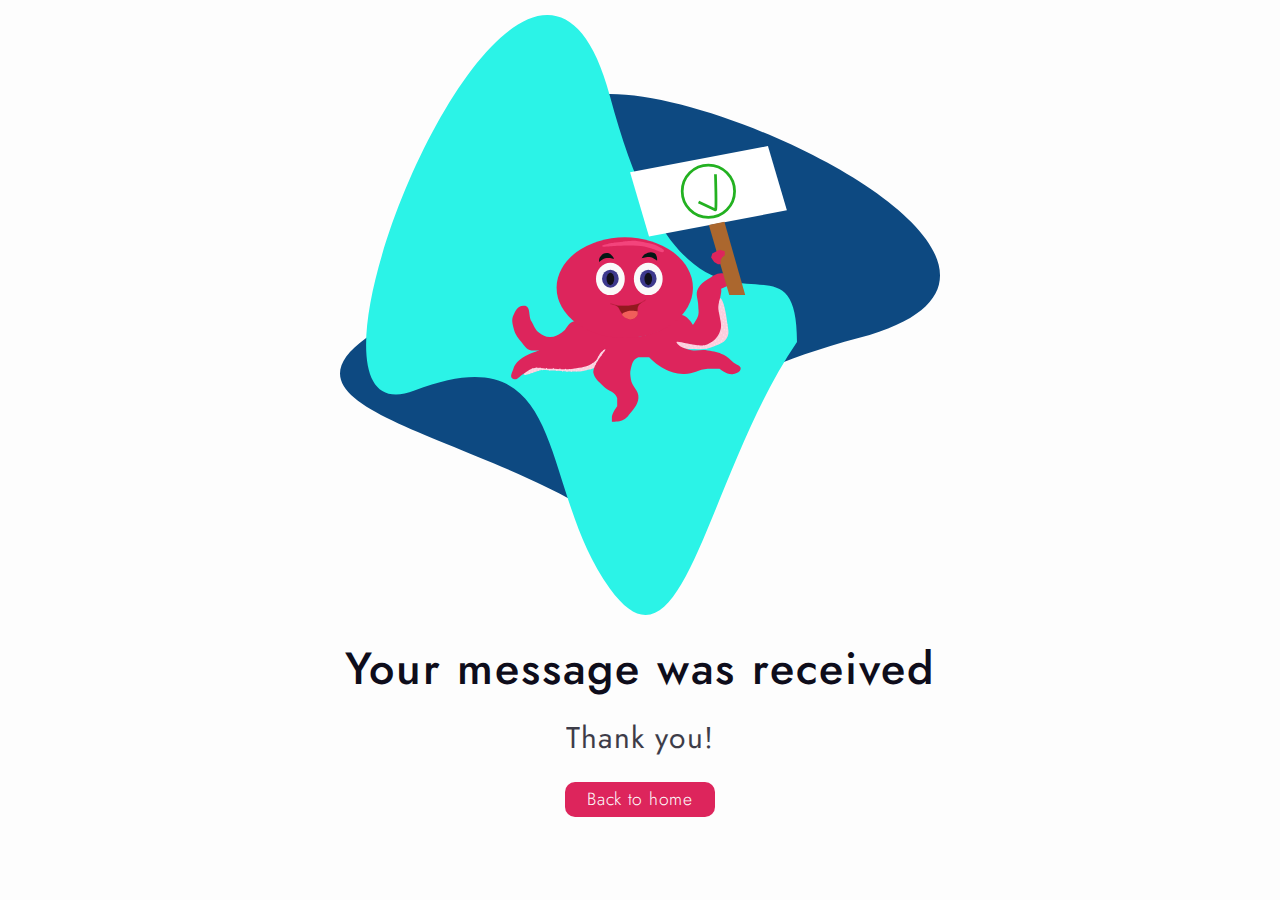
<file: success.html>
<!DOCTYPE html>
<html lang="en">
<head>
    <meta charset="UTF-8">
    <meta name="viewport" content="width=device-width, initial-scale=1.0">

    <link rel="stylesheet" href="css/style.css">

    <link rel="preconnect" href="https://fonts.gstatic.com">
    <link href="https://fonts.googleapis.com/css2?family=Jost:wght@100;200;300;400;500;600;700;800;900&display=swap" rel="stylesheet">

    <!-- font-family: 'Jost', sans-serif; -->

    <link rel="index" href="index.html">

    <title>Success page</title>

</head>
    <body class="successGridContainer">
        <img src="assets/success/octopus-2.svg" alt="Friendly octopus" class="octopus">
        <div class="successTextWrapper">
            <span class="successMessage successFont">Your message was received</span>
            <span class="thanksMessage thanksFont">Thank you!</span>
            <a href="index.html">
                <button class="homeBtn homeBtnFont">Back to home</button>
            </a>
        </div>
    </body>
</html>
</file>
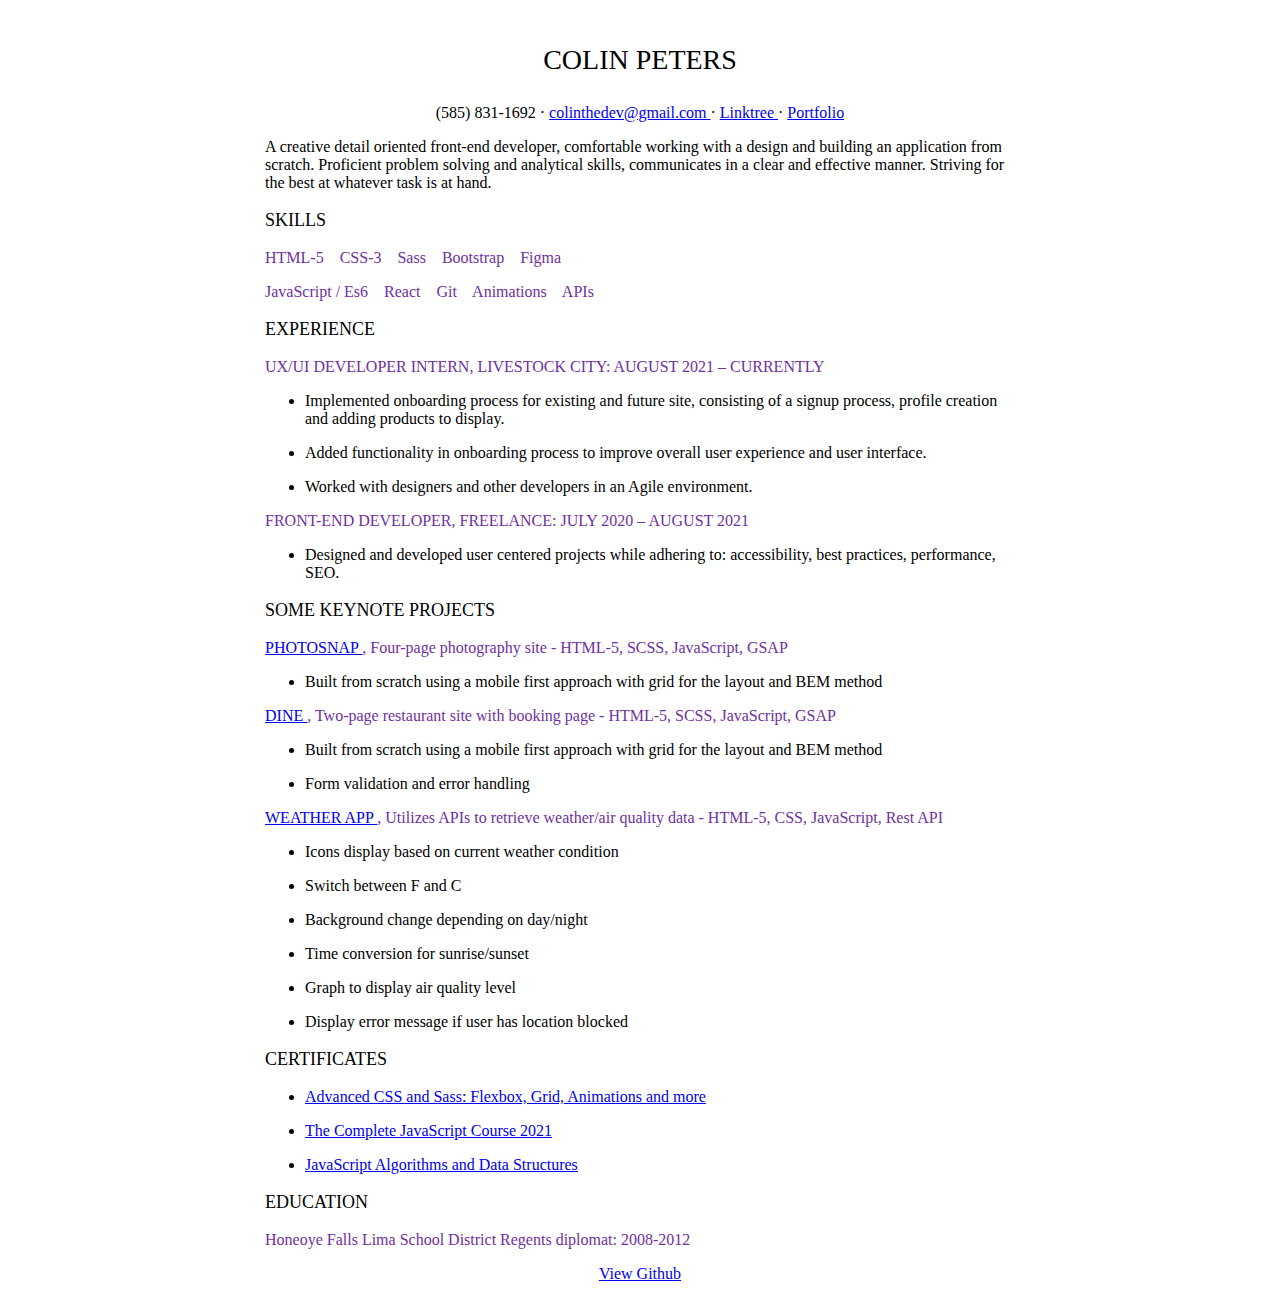
<file: Resume/Colin-Peters-Resume.html>
<!DOCTYPE html>
<html lang="en">
<head>
    <meta charset="UTF-8">
    <meta name="viewport" content="width=device-width, initial-scale=1.0">
    <title>Document</title>
</head>
<body style="max-width: 750px; margin: auto; padding:1rem;">
    <div>
        <p style="font-size: 28px; text-align: center;">
            COLIN PETERS
        </p>
    </div>
    <div>
        <p style=" text-align: center;">
            (585) 831-1692 ·
            <a href="mailto:colinthedev@gmail.com" target="_blank" rel="noreferrer noopener">
                colinthedev@gmail.com
            </a>
            ·
            <a href="https://linktr.ee/colinthedev" target="_blank" rel="noreferrer noopener">
                Linktree
            </a>
            ·
            <a href="https://www.colinpetersthedev.com/" target="_blank" rel="noreferrer noopener">
                Portfolio
            </a>
        </p>
    </div>
    <div>
        <p>
            A creative detail oriented front-end developer, comfortable working
            with a design and building an application from scratch. Proficient
            problem solving and analytical skills, communicates in a clear and
            effective manner. Striving for the best at whatever task is at hand.
        </p>
    </div>
    <div>
        <p style="font-size: 18px;">
            SKILLS
        </p>
    </div>
    <div>
        <p style="color: #7030a0">
            HTML-5 &nbsp;&nbsp;  CSS-3 &nbsp;&nbsp;  Sass &nbsp;&nbsp;  Bootstrap &nbsp;&nbsp;  Figma
        </p>
    </div>
    <div>
        <div>
            <p style="color: #7030a0">
                JavaScript / Es6 &nbsp;&nbsp; React &nbsp;&nbsp; Git &nbsp;&nbsp; Animations &nbsp;&nbsp; APIs
            </p>
        </div>
        <div>
            <p style="font-size: 18px;">
                EXPERIENCE
            </p>
        </div>
        <div>
            <p style="color: #7030a0">
                UX/UI DEVELOPER INTERN, LIVESTOCK CITY: AUGUST 2021 – CURRENTLY
            </p>
        </div>
        <div>
            <ul>
                <li>
                    <p>
                        Implemented onboarding process for existing and future
                        site, consisting of a signup process, profile creation and
                        adding products to display.
                    </p>
                </li>
                <li>
                    <p>
                        Added functionality in onboarding process to improve
                        overall user experience and user interface.
                    </p>
                </li>
            </ul>
        </div>
    </div>
    <div>
        <div>
            <ul>
                <li>
                    <p>
                        Worked with designers and other developers in an Agile
                        environment.
                    </p>
                </li>
            </ul>
        </div>
        <div>
            <p style="color: #7030a0">
                FRONT-END DEVELOPER, FREELANCE: JULY 2020 – AUGUST 2021
            </p>
        </div>
        <div>
            <ul>
                <li>
                    <p>
                        Designed and developed user centered projects while
                        adhering to: accessibility, best practices, performance,
                        SEO.
                    </p>
                </li>
            </ul>
        </div>
        <div>
            <p style="font-size: 18px;">
                SOME KEYNOTE PROJECTS
            </p>
        </div>
        <div>
            <p style="color: #7030a0">
                <a href="https://colinthedev.github.io/Photography_Challenge/" target="_blank" rel="noreferrer noopener">
                    PHOTOSNAP
                </a>
                , Four-page photography site - HTML-5, SCSS, JavaScript, GSAP
            </p>
        </div>
    </div>
    <div>
        <div>
            <ul>
                <li>
                    <p>
                        Built from scratch using a mobile first approach with grid
                        for the layout and BEM method
                    </p>
                </li>
            </ul>
        </div>
        <div>
        </div>
        <div>
            <p style="color: #7030a0">
                <a href="https://colinthedev.github.io/sleek-rest-website/" target="_blank" rel="noreferrer noopener">
                    DINE
                </a>
                , Two-page restaurant site with booking page - HTML-5, SCSS,
                JavaScript, GSAP
            </p>
        </div>
        <div>
            <ul>
                <li>
                    <p>
                        Built from scratch using a mobile first approach with grid
                        for the layout and BEM method
                    </p>
                </li>
                <li>
                    <p>
                        Form validation and error handling
                    </p>
                </li>
            </ul>
        </div>
    </div>
    <div>
        <div>
        </div>
        <div>
            <p style="color: #7030a0">
                <a href="https://colinthedev.github.io/9999th-weather-app/" target="_blank" rel="noreferrer noopener">
                    WEATHER APP
                </a>
                , Utilizes APIs to retrieve weather/air quality data - HTML-5, CSS,
                JavaScript, Rest API
            </p>
        </div>
        <div>
            <ul>
                <li>
                    <p>
                        Icons display based on current weather condition
                    </p>
                </li>
                <li>
                    <p>
                        Switch between F and C
                    </p>
                </li>
                <li>
                    <p>
                        Background change depending on day/night
                    </p>
                </li>
            </ul>
        </div>
    </div>
    <div>
        <div>
            <ul>
                <li>
                    <p>
                        Time conversion for sunrise/sunset
                    </p>
                </li>
                <li>
                    <p>
                        Graph to display air quality level
                    </p>
                </li>
                <li>
                    <p>
                        Display error message if user has location blocked
                    </p>
                </li>
            </ul>
        </div>
        <div>
        </div>
        <div>
            <p style="font-size: 18px;">
                CERTIFICATES
            </p>
        </div>
    </div>
    <div>
        <div>
            <ul>
                <li>
                    <p>
                        <a href="https://udemy-certificate.s3.amazonaws.com/pdf/UC-2c3fd5d2-7fe6-4b62-b062-c5ec8d12409d.pdf"
                            target="_blank" rel="noreferrer noopener">
                            Advanced CSS and Sass: Flexbox, Grid, Animations and
                            more
                        </a>
                    </p>
                </li>
                <li>
                    <p>
                        <a href="https://udemy-certificate.s3.amazonaws.com/pdf/UC-cc3a78d5-894f-4d7e-82a6-22afabec336f.pdf"
                            target="_blank" rel="noreferrer noopener">
                            The Complete JavaScript Course 2021
                        </a>
                    </p>
                </li>
                <li>
                    <p>
                        <a href="https://www.freecodecamp.org/certification/colinthedev/javascript-algorithms-and-data-structures"
                            target="_blank" rel="noreferrer noopener">
                            JavaScript Algorithms and Data Structures
                        </a>
                    </p>
                </li>
            </ul>
        </div>
        <div>
        </div>
        <div>
            <p style="font-size: 18px;">
                EDUCATION
            </p>
        </div>
    </div>
    <div>
        <p style="color: #7030a0">
            Honeoye Falls Lima School District Regents diplomat: 2008-2012
        </p>
    </div>
    <div>
    </div>
    <div>
        <p style=" text-align: center;">
            <a href="https://github.com/colinthedev" target="_blank" rel="noreferrer noopener">
                View Github
            </a>
        </p>
    </div>
</body>
</html>
</file>
<file: css/style.css>
:root {
  --color-background-white: #FDFDFD;
  --color-background-black: #090909;
  --color-background-drkblue: #0E0D1B;
  --color-background-radial-blk-mobile: radial-gradient(76% 76% at 25% 65%, #080808e3 28%, #1b1b1be3 87%, #181818 100%, #090909 100%), #090909;
  --color-background-radial-blue: radial-gradient(56% 66% at 2% 10%, #0a0a0e 28%, #13111d 87%, #131323 100%, #0e0d1b 100%), #0e0d1b;
  --color-background-skills: linear-gradient(181.12deg, #0E0D1B 27.4%, #0e0d1b 27%, #0E0D1B 75.71%);
  --color-background-green: #DDEA53;
  --color-background-blue: #1688f1;
  --color-text-white: #FDFDFD;
  --color-text-grey: #CDCDCD;
  --color-text-black: #0E0D1B;
  --color-background-darkblue: #0E0D1B;
  --color-background-btnwhite: #FDFDFD;
  --color-text-btnwhite: #FDFDFD;
  --color-text-btnblack: #0E0D1B; }

.margin2rem {
  margin-bottom: 2rem; }

.margin5rem {
  margin-right: 5rem; }

.active {
  transition: transform .15s ease-out; }

.active:active {
  transform: scale(0.95); }

.lineContainer {
  display: flex;
  justify-content: center;
  align-items: center;
  grid-row: 2 / 3;
  grid-column: 1 / 2; }
  .lineContainer__line {
    display: block;
    height: 19.5rem;
    margin-bottom: 6.5rem;
    border: 1.9px solid rgba(255, 255, 255, 0.5); }

.githubLink {
  cursor: pointer; }

.linked-inLink {
  cursor: pointer;
  min-height: 32px; }

.linked-inLink,
.githubLink {
  transition: transform .25s ease-out; }

.githubLink:hover,
.linked-inLink:hover,
.githubLink:focus,
.linked-inLink:focus {
  transform: rotate(15deg);
  filter: brightness(150%); }

.githubLink:active,
.linked-inLink:active {
  transform: scale(0.95);
  transform: rotate(-360deg); }

.emailWrapperMobile {
  display: none; }

.emailRe-direct,
.linked-in,
.resumeLink {
  display: inline;
  position: relative;
  cursor: pointer;
  overflow: hidden;
  transition: transform .25s ease-out; }

.emailRe-direct:after,
.linked-in:after,
.resumeLink:after {
  content: "";
  position: absolute;
  left: 0;
  right: 100%;
  bottom: 2px;
  background: #DDEA53;
  height: 1px;
  transition-property: left right;
  transition-duration: .75s;
  transition-timing-function: ease-in-out;
  z-index: 100; }

.emailRe-direct:hover:after,
.emailRe-direct:focus:after,
.emailRe-direct:active:after {
  right: 0; }

.linked-in:hover:after,
.linked-in:focus:after,
.linked-in:active:after {
  right: 0; }

.resumeLink:hover:after,
.resumeLink:focus:after,
.resumeLink:active:after {
  right: 0; }

.projectsWrapper {
  min-height: 450px;
  min-width: 585px;
  transition: all ease-in-out .75s; }

.projectsWrapper:hover {
  transform: scale(1.15);
  z-index: 100; }

.projectsWrapper:nth-child(2) {
  margin-left: 4rem;
  margin-right: 4rem; }

.projectsWrapper:nth-child(3) {
  margin-right: 4rem; }

.projectsWrapper > img {
  margin-right: 4rem; }

.dine,
.photosnap,
.nike,
.weather {
  filter: saturate(135%);
  max-height: 450px;
  max-width: 585px;
  display: block; }

.photosnap.active,
.dine.active,
.nike.active,
.weather.active {
  display: none; }

.hoverLine,
.flexWrapperRow {
  display: none; }

.flexWrapperRow > a:nth-child(1) {
  margin-right: 3rem; }

.photosnapBackground.active {
  background: #DDEA53;
  background: to right, #090909 0%, #DDEA53 100%;
  background: linear-gradient(to right, #090909 0%, #DDEA53 100%);
  background: -webkit-linear-gradient(to right, #090909 0%, #DDEA53 100%);
  background: -moz-linear-gradient(to right, #090909 0%, #DDEA53 100%);
  background-size: 200% 100%;
  background-position: left bottom;
  transition: all ease-in-out .80s; }

.photosnapBackground.active:hover {
  background-position: right bottom; }

.projectTitlePhotosnap.active {
  position: absolute;
  top: 20rem;
  z-index: 500;
  right: 6rem; }

.hoverLinePhotosnap.active {
  display: block;
  height: .15rem;
  width: 25rem;
  background-color: #ffffff;
  z-index: 500;
  position: absolute;
  top: 24.15rem;
  right: -2rem;
  opacity: 1; }

.flexWrapperRowPhotosnap.active {
  display: flex;
  flex-direction: row;
  justify-content: center;
  z-index: 500;
  margin-top: 35rem; }

.dineBackground.active {
  background: #1688f1;
  background: to right, #090909 0%, #1688f1 100%;
  background: linear-gradient(to right, #090909 0%, #1688f1 100%);
  background: -webkit-linear-gradient(to right, #090909 0%, #1688f1 100%);
  background: -moz-linear-gradient(to right, #090909 0%, #1688f1 100%);
  background-size: 200% 100%;
  background-position: left bottom;
  transition: all ease-in-out .80s; }

.dineBackground.active:hover {
  background-position: right bottom; }

.projectTitleDine.active {
  position: absolute;
  top: 20rem;
  z-index: 500;
  right: 16rem; }

.hoverLineDine.active {
  display: block;
  height: .15rem;
  width: 25rem;
  background-color: #ffffff;
  z-index: 500;
  position: absolute;
  top: 24.15rem;
  right: -2rem; }

.flexWrapperRowDine.active {
  display: flex;
  flex-direction: row;
  justify-content: center;
  z-index: 500;
  margin-top: 35rem; }

.nikeBackground.active {
  background: #f20d89;
  background: to right, #090909 0%, #f20d89 100%;
  background: linear-gradient(to right, #090909 0%, #f20d89 100%);
  background: -webkit-linear-gradient(to right, #090909 0%, #f20d89 100%);
  background: -moz-linear-gradient(to right, #090909 0%, #f20d89 100%);
  background-size: 200% 100%;
  background-position: left bottom;
  transition: all ease-in-out .80s; }

.nikeBackground.active:hover {
  background-position: right bottom; }

.projectTitleNike.active {
  position: absolute;
  top: 20rem;
  z-index: 500;
  right: 16rem; }

.hoverLineNike.active {
  display: block;
  height: .15rem;
  width: 25rem;
  background-color: #ffffff;
  z-index: 500;
  position: absolute;
  top: 24.15rem;
  right: -2rem; }

.flexWrapperRowNike.active {
  display: flex;
  flex-direction: row;
  justify-content: center;
  z-index: 500;
  margin-top: 35rem; }

.weatherBackground.active {
  background: #f20d89;
  background: to right, #6c2dbd 0%, #35209b 100%;
  background: linear-gradient(to right, #6c2dbd 0%, #35209b 100%);
  background: -webkit-linear-gradient(to right, #6c2dbd 0%, #35209b 100%);
  background: -moz-linear-gradient(to right, #6c2dbd 0%, #35209b 100%);
  background-size: 200% 100%;
  background-position: left bottom;
  transition: all ease-in-out .80s; }

.weatherBackground.active:hover {
  background-position: right bottom; }

.projectTitleWeather.active {
  position: absolute;
  top: 20rem;
  z-index: 500;
  right: 12rem; }

.hoverLineWeather.active {
  display: block;
  height: .15rem;
  width: 25rem;
  background-color: #ffffff;
  z-index: 500;
  position: absolute;
  top: 24.15rem;
  right: -2rem; }

.flexWrapperRowWeather.active {
  display: flex;
  flex-direction: row;
  justify-content: center;
  z-index: 500;
  margin-top: 35rem; }

.sliderBtnsWrap {
  grid-row: 3 / 4;
  grid-column: 11 / -1;
  display: grid;
  grid-template-columns: [full-start] repeat(21, [col-start] minmax(4.4rem, 4.6rem) [col-end]) [full-end];
  grid-template-rows: minmax(auto, 10vh); }

.sliderBtns {
  display: flex;
  flex-direction: row;
  justify-content: space-around;
  align-items: center;
  width: 28rem;
  grid-column: 13 / 20;
  margin-left: 3.5rem; }
  .sliderBtns__btn {
    cursor: pointer;
    height: 25px;
    width: 25px;
    background: #fdfdfd;
    border-radius: 50%;
    transition: opacity 0.5s ease;
    font-family: 'Roboto', sans-serif;
    font-weight: 400;
    background: var(--color-background-btnwhite);
    font-size: 2rem; }

.sliderBtns__btn:hover {
  opacity: 50%; }

.btnWrapper {
  position: relative;
  width: 11rem;
  margin: 0 auto 0 auto;
  margin-top: 5rem;
  z-index: 1; }
  .btnWrapper__btn {
    cursor: pointer;
    display: block;
    height: 3.5rem;
    width: 11rem;
    background: var(--color-background-darkblue);
    z-index: 1; }

.btnWrapper__btn:after {
  display: block;
  position: absolute;
  top: .36rem;
  left: .5rem;
  content: '';
  background: #1688f1;
  height: 3.5rem;
  width: 11rem;
  z-index: -1; }

.btnWrapper__btn:hover {
  transform: scale(0.95); }

.btnWrapper__btn:active,
.btnWrapper__btn:focus {
  transform: scale(0.9); }

button::-moz-focus-inner,
input::-moz-focus-inner {
  border: 0;
  padding: 0; }

* {
  margin: 0;
  padding: 0;
  outline: none;
  box-shadow: none;
  background: none repeat scroll 0 0 transparent;
  border: medium none;
  border-spacing: 0;
  list-style: none outside none;
  text-decoration: none; }

*,
*::before,
*::after {
  box-sizing: inherit; }

a {
  text-decoration: none; }

html {
  box-sizing: border-box;
  font-size: 62.5%;
  height: 100vh;
  width: 100vw;
  overflow-x: hidden;
  scroll-behavior: smooth; }

#clearfix::after {
  content: "";
  clear: both;
  display: table; }

/*! normalize.css v8.0.1 | MIT License | github.com/necolas/normalize.css */
/* Document
   ========================================================================== */
/**
 * 1. Correct the line height in all browsers.
 * 2. Prevent adjustments of font size after orientation changes in iOS.
 */
html {
  line-height: 1.15;
  /* 1 */
  -webkit-text-size-adjust: 100%;
  /* 2 */ }

/* Sections
   ========================================================================== */
/**
 * Remove the margin in all browsers.
 */
body {
  margin: 0; }

/**
 * Render the `main` element consistently in IE.
 */
main {
  display: block; }

/**
 * Correct the font size and margin on `h1` elements within `section` and
 * `article` contexts in Chrome, Firefox, and Safari.
 */
h1 {
  font-size: 2em; }

/* Grouping content
   ========================================================================== */
/**
 * 1. Add the correct box sizing in Firefox.
 * 2. Show the overflow in Edge and IE.
 */
hr {
  box-sizing: content-box;
  /* 1 */
  height: 0;
  /* 1 */
  overflow: visible;
  /* 2 */ }

/**
 * 1. Correct the inheritance and scaling of font size in all browsers.
 * 2. Correct the odd `em` font sizing in all browsers.
 */
pre {
  font-family: monospace, monospace;
  /* 1 */
  font-size: 1em;
  /* 2 */ }

/* Text-level semantics
   ========================================================================== */
/**
 * Remove the gray background on active links in IE 10.
 */
a {
  background-color: transparent; }

/**
 * 1. Remove the bottom border in Chrome 57-
 * 2. Add the correct text decoration in Chrome, Edge, IE, Opera, and Safari.
 */
abbr[title] {
  border-bottom: none;
  /* 1 */
  text-decoration: underline;
  /* 2 */
  text-decoration: underline dotted;
  /* 2 */ }

/**
 * Add the correct font weight in Chrome, Edge, and Safari.
 */
b,
strong {
  font-weight: bolder; }

/**
 * 1. Correct the inheritance and scaling of font size in all browsers.
 * 2. Correct the odd `em` font sizing in all browsers.
 */
code,
kbd,
samp {
  font-family: monospace, monospace;
  /* 1 */
  font-size: 1em;
  /* 2 */ }

/**
 * Add the correct font size in all browsers.
 */
small {
  font-size: 80%; }

/**
 * Prevent `sub` and `sup` elements from affecting the line height in
 * all browsers.
 */
sub,
sup {
  font-size: 75%;
  line-height: 0;
  position: relative;
  vertical-align: baseline; }

sub {
  bottom: -0.25em; }

sup {
  top: -0.5em; }

/* Embedded content
   ========================================================================== */
/**
 * Remove the border on images inside links in IE 10.
 */
img {
  border-style: none; }

/* Forms
   ========================================================================== */
/**
 * 1. Change the font styles in all browsers.
 * 2. Remove the margin in Firefox and Safari.
 */
button,
input,
optgroup,
select,
textarea {
  font-family: inherit;
  /* 1 */
  font-size: 100%;
  /* 1 */
  line-height: 1.15;
  /* 1 */
  margin: 0;
  /* 2 */ }

/**
 * Show the overflow in IE.
 * 1. Show the overflow in Edge.
 */
button,
input {
  /* 1 */
  overflow: visible; }

/**
 * Remove the inheritance of text transform in Edge, Firefox, and IE.
 * 1. Remove the inheritance of text transform in Firefox.
 */
button,
select {
  /* 1 */
  text-transform: none; }

/**
 * Correct the inability to style clickable types in iOS and Safari.
 */
button,
[type="button"],
[type="reset"],
[type="submit"] {
  -webkit-appearance: button; }

/**
 * Remove the inner border and padding in Firefox.
 */
button::-moz-focus-inner,
[type="button"]::-moz-focus-inner,
[type="reset"]::-moz-focus-inner,
[type="submit"]::-moz-focus-inner {
  border-style: none;
  padding: 0; }

/**
 * Restore the focus styles unset by the previous rule.
 */
button:-moz-focusring,
[type="button"]:-moz-focusring,
[type="reset"]:-moz-focusring,
[type="submit"]:-moz-focusring {
  outline: 1px dotted ButtonText; }

/**
 * Correct the padding in Firefox.
 */
fieldset {
  padding: 0.35em 0.75em 0.625em; }

/**
 * 1. Correct the text wrapping in Edge and IE.
 * 2. Correct the color inheritance from `fieldset` elements in IE.
 * 3. Remove the padding so developers are not caught out when they zero out
 *    `fieldset` elements in all browsers.
 */
legend {
  box-sizing: border-box;
  /* 1 */
  color: inherit;
  /* 2 */
  display: table;
  /* 1 */
  max-width: 100%;
  /* 1 */
  padding: 0;
  /* 3 */
  white-space: normal;
  /* 1 */ }

/**
 * Add the correct vertical alignment in Chrome, Firefox, and Opera.
 */
progress {
  vertical-align: baseline; }

/**
 * Remove the default vertical scrollbar in IE 10+.
 */
textarea {
  overflow: auto; }

/**
 * 1. Add the correct box sizing in IE 10.
 * 2. Remove the padding in IE 10.
 */
[type="checkbox"],
[type="radio"] {
  box-sizing: border-box;
  /* 1 */
  padding: 0;
  /* 2 */ }

/**
 * Correct the cursor style of increment and decrement buttons in Chrome.
 */
[type="number"]::-webkit-inner-spin-button,
[type="number"]::-webkit-outer-spin-button {
  height: auto; }

/**
 * 1. Correct the odd appearance in Chrome and Safari.
 * 2. Correct the outline style in Safari.
 */
[type="search"] {
  -webkit-appearance: textfield;
  /* 1 */
  outline-offset: -2px;
  /* 2 */ }

/**
 * Remove the inner padding in Chrome and Safari on macOS.
 */
[type="search"]::-webkit-search-decoration {
  -webkit-appearance: none; }

/**
 * 1. Correct the inability to style clickable types in iOS and Safari.
 * 2. Change font properties to `inherit` in Safari.
 */
::-webkit-file-upload-button {
  -webkit-appearance: button;
  /* 1 */
  font: inherit;
  /* 2 */ }

/* Interactive
   ========================================================================== */
/*
 * Add the correct display in Edge, IE 10+, and Firefox.
 */
details {
  display: block; }

/*
 * Add the correct display in all browsers.
 */
summary {
  display: list-item; }

/* Misc
   ========================================================================== */
/**
 * Add the correct display in IE 10+.
 */
template {
  display: none; }

/**
 * Add the correct display in IE 10.
 */
[hidden] {
  display: none; }

.indexXlrgHeading {
  font-family: 'Jost', sans-serif;
  font-style: normal;
  font-weight: normal;
  font-size: 4rem;
  letter-spacing: .01em;
  color: var(--color-text-white); }

.indexLrgHeading {
  font-family: 'Jost', sans-serif;
  font-style: normal;
  font-weight: normal;
  font-size: 2.4rem;
  letter-spacing: .01em;
  color: var(--color-text-white); }

.skillsLrgHeading {
  font-family: 'Jost', sans-serif;
  font-style: normal;
  font-weight: normal;
  font-size: 7.2rem;
  letter-spacing: .01em;
  color: var(--color-text-black); }

.skillsSubHeading {
  font-family: 'Jost', sans-serif;
  font-size: 1.5rem;
  color: var(--color-text-white); }

.aboutHeading {
  font-family: 'Roboto', sans-serif;
  font-style: normal;
  font-weight: 500;
  font-size: 7.2rem;
  letter-spacing: .04em;
  color: var(--color-text-white); }

.traitFont {
  font-family: 'Roboto', sans-serif;
  font-weight: 400;
  font-size: 4rem;
  letter-spacing: .02em;
  color: var(--color-text-white); }

.aboutContent {
  font-family: 'Jost', sans-serif;
  font-style: normal;
  font-weight: 300;
  font-size: 1.9rem;
  letter-spacing: .05em;
  line-height: 26px;
  color: var(--color-text-white);
  opacity: .9; }

.aboutLinks {
  font-family: 'Roboto', sans-serif;
  font-style: normal;
  font-weight: 200;
  font-size: 1.8rem;
  letter-spacing: .02em;
  color: var(--color-text-grey); }

.contactHeading {
  font-family: 'Roboto', sans-serif;
  font-weight: 700;
  font-size: 7.2rem;
  letter-spacing: .04em;
  color: var(--color-text-white); }

.contactFontSml {
  font-family: 'Roboto', sans-serif;
  font-weight: 200;
  font-size: 1.65rem;
  letter-spacing: .06em;
  color: var(--color-text-white); }

.formFont {
  font-family: 'Roboto', sans-serif;
  font-weight: 400;
  font-size: 1.8rem;
  letter-spacing: .02em;
  color: var(--color-text-black);
  letter-spacing: .03em;
  color: #080808; }

.indexDescriptionFont {
  font-family: 'Jost', sans-serif;
  font-style: normal;
  font-weight: 300;
  font-size: 1.8rem;
  letter-spacing: .08em;
  line-height: 26px;
  color: var(--color-text-grey); }

.contactFont {
  font-family: 'Jost', sans-serif;
  font-style: normal;
  font-weight: 300;
  font-size: 1.8rem;
  letter-spacing: .04em;
  color: var(--color-text-grey); }

.hoverTitleFont {
  font-family: 'Jost', sans-serif;
  font-style: normal;
  font-weight: 400;
  font-size: 4rem;
  letter-spacing: .04em;
  margin-bottom: 1rem;
  color: var(--color-text-white); }

.hoverIconFont {
  font-family: 'Jost', sans-serif;
  font-style: normal;
  font-weight: 300;
  font-size: 1.8rem;
  letter-spacing: .04em;
  color: var(--color-text-white); }

.hoverIconFont:hover {
  text-decoration: underline solid 1.5px #fdfdfd; }

.sliderFont {
  font-family: 'Jost', sans-serif;
  font-style: normal;
  font-weight: 300;
  font-size: 1.5rem;
  letter-spacing: .04em;
  color: var(--color-text-white); }

.navFont {
  font-family: 'Jost', sans-serif;
  font-style: normal;
  font-weight: 300;
  font-size: 2rem;
  letter-spacing: .04em;
  color: var(--color-text-white);
  text-decoration: underline solid 1.25px var(--color-text-white); }

.navFont:hover {
  color: #000; }

.navFontMobile {
  font-family: 'Jost', sans-serif;
  font-style: normal;
  font-weight: 400;
  font-size: 3.75rem;
  letter-spacing: .04em;
  color: var(--color-text-black); }

.resumeFontMobileNav {
  font-family: 'Jost', sans-serif;
  font-style: normal;
  font-weight: 400;
  font-size: 2.75rem;
  letter-spacing: .04em;
  color: #555555; }

.btnTxt {
  font-family: 'Roboto', sans-serif;
  text-transform: uppercase;
  font-weight: 300;
  font-size: 1.8rem;
  letter-spacing: .04em;
  color: var(--color-text-white); }

.successFont {
  font-family: 'Jost', sans-serif;
  font-weight: 500;
  font-size: 4.5rem;
  letter-spacing: .04em;
  color: var(--color-text-black); }

.thanksFont {
  font-family: 'Jost', sans-serif;
  font-weight: 400;
  font-size: 3rem;
  letter-spacing: .04em;
  opacity: .80;
  color: var(--color-text-black); }

.homeBtnFont {
  font-family: 'Jost', sans-serif;
  font-weight: 300;
  font-size: 1.75rem;
  letter-spacing: .04em;
  color: var(--color-text-white); }

@media screen and (max-width: 1366px) {
  .skillsLrgHeading {
    font-size: 5.8rem; }

  .contactHeading {
    font-size: 6.8rem; }

  .formFont {
    font-size: 1.4rem; } }
@media screen and (max-width: 854px) {
  .skillsLrgHeading {
    font-size: 5.2rem; }

  .aboutContent {
    font-size: 1.85rem; }

  .formFont {
    font-size: 1rem;
    letter-spacing: .04em; } }
@media only screen and (max-width: 854px) and (orientation: landscape) and (-webkit-min-device-pixel-ratio: 1.5) {
  .skillsLrgHeading {
    font-size: 5.75rem; } }
@media only screen and (max-width: 767px) and (orientation: portrait) {
  .hoverTitleFont {
    margin-bottom: 1rem; }

  .skillsLrgHeading {
    font-size: 4.5rem; }

  .contactHeading {
    margin-left: .5rem; } }
@media only screen and (max-width: 280px) and (orientation: portrait) and (-webkit-min-device-pixel-ratio: 1.5) {
  .skillsLrgHeading {
    font-size: 4rem; } }
.rightWrapper {
  grid-row: 7 / 8;
  grid-column: 14 / -1;
  pointer-events: none; }
  .rightWrapper__outter {
    height: 100%;
    width: 100%;
    margin-left: 1rem; }
  .rightWrapper__inner {
    position: relative;
    height: 100%;
    width: 100%;
    left: -4rem;
    top: 4rem; }

.traitsWrapper {
  display: flex;
  flex-direction: column;
  justify-content: space-around;
  height: 100%;
  width: 100%; }
  .traitsWrapper__little-dipper {
    position: absolute;
    top: -5rem;
    right: -7rem;
    height: 43rem;
    z-index: 1; }
  .traitsWrapper__dev {
    margin-left: 15%;
    overflow-y: hidden;
    z-index: 10; }
  .traitsWrapper__create {
    margin-left: 35%;
    overflow-y: hidden;
    z-index: 10; }
  .traitsWrapper__innovate {
    margin-left: 55%;
    overflow-y: hidden;
    overflow-x: hidden;
    z-index: 10; }

.leftWrapper {
  grid-row: 7 / 8;
  grid-column: 2 / 14; }

.aboutHeadingWrap {
  display: flex;
  flex-direction: row;
  align-items: center;
  margin: 8.15rem 0 0 -8%;
  pointer-events: none; }
  .aboutHeadingWrap__line {
    display: block;
    height: 2px;
    width: 10%;
    background: var(--color-background-green); }
  .aboutHeadingWrap__bard-small {
    position: relative;
    left: -5.25rem;
    top: -5rem;
    z-index: 10; }
  .aboutHeadingWrap__heading {
    display: block;
    margin-left: -4rem;
    z-index: 10; }

.aboutContent {
  position: relative;
  display: block;
  margin: 5rem 10rem auto 3rem;
  pointer-events: none;
  max-width: 750px;
  z-index: 10; }

.aboutLinksWrap {
  display: flex;
  flex-direction: column;
  justify-content: space-around;
  height: 10rem;
  width: 20rem;
  margin: 41% 54% 0 auto; }

.slide-left {
  opacity: 0;
  -webkit-transform: translateX(120%);
  -moz-transform: translateX(120%);
  -ms-transform: translateX(120%);
  -o-transform: translateX(120%);
  transform: translateX(120%);
  -webkit-transition: all 1.10s ease-out;
  -moz-transition: all 1.10s ease-out;
  -ms-transition: all 1.10s ease-out;
  -o-transition: all 1.10s ease-out;
  transition: all 1.10s ease-out; }

.slide-left.visible {
  opacity: 1;
  -webkit-transform: none;
  -moz-transform: none;
  -ms-transform: none;
  -o-transform: none;
  transform: none; }

#reveal1 {
  opacity: 0;
  -webkit-transform: scale(0.9);
  -moz-transform: scale(0.9);
  -ms-transform: scale(0.9);
  -o-transform: scale(0.9);
  transform: scale(0.9);
  -webkit-transition: all 1s ease-in-out;
  -moz-transition: all 1s ease-in-out;
  -ms-transition: all 1s ease-in-out;
  -o-transition: all 1s ease-in-out;
  transition: all 1s ease-in-out; }

#reveal1.visible {
  opacity: 1;
  -webkit-transform: none;
  -moz-transform: none;
  -ms-transform: none;
  -o-transform: none;
  transform: none; }

.bounce {
  animation-name: bounce;
  animation-duration: 3s;
  animation-direction: alternate;
  animation-timing-function: cubic-bezier(0.5, 0.05, 1, 0.5);
  animation-iteration-count: infinite;
  -webkit-animation-name: bounce;
  -webkit-animation-duration: 3s;
  -webkit-animation-direction: alternate;
  -webkit-animation-timing-function: cubic-bezier(0.5, 0.05, 1, 0.5);
  -webkit-animation-iteration-count: infinite; }

@keyframes bounce {
  0% {
    transform: translate3d(0, 0, 0); }
  100% {
    transform: translate3d(0, 20px, 0); } }
@-webkit-keyframes bounce {
  0% {
    transform: translate3d(0, 0, 0); }
  100% {
    transform: translate3d(0, 20px, 0); } }
.svgAnimate {
  opacity: 0; }

.pathThree {
  opacity: 1;
  stroke-dasharray: 612;
  stroke-dashoffset: 612;
  animation: whole 5s linear normal 1;
  animation-fill-mode: forwards; }

@keyframes whole {
  from {
    stroke-dashoffset: 612; }
  to {
    stroke-dashoffset: 0; } }
.star4 {
  transform: translateX(0px), translateY(0px); }

.contactContainer {
  display: flex;
  flex-direction: row;
  grid-row: 9 / 10;
  grid-column: 3 / -1; }

.leftContent {
  display: flex;
  height: 100%;
  width: 45rem;
  flex-direction: column;
  justify-content: space-between; }
  .leftContent__innerTop {
    pointer-events: none; }
  .leftContent__innerBottom {
    display: flex;
    flex-direction: column;
    justify-content: space-between;
    height: 6.5rem;
    margin-bottom: 2.5rem; }

.contactArrowTablet {
  display: none; }

.contactArrow {
  display: block;
  position: absolute;
  left: 8%; }

.showArrow {
  animation-name: arrow;
  animation-duration: 1.5s;
  animation-timing-function: ease-out;
  animation-delay: .25s;
  animation-iteration-count: infinite;
  animation-direction: normal;
  animation-play-state: running;
  transition-timing-function: cubic-bezier(0.1, 0.7, 1, 0.1);
  -webkit-animation-name: arrow;
  -webkit-animation-duration: 1.5s;
  -webkit-animation-timing-function: ease-out;
  -webkit-animation-delay: .25s;
  -webkit-animation-iteration-count: infinite;
  -webkit-animation-direction: normal;
  -webkit-animation-play-state: running;
  -webkit-transition-timing-function: cubic-bezier(0.1, 0.7, 1, 0.1); }

@keyframes arrow {
  0% {
    transform: translateX(0px); }
  100% {
    transform: translateX(-15px); } }
@-webkit-keyframes arrow {
  0% {
    transform: translateX(0px); }
  100% {
    transform: translateX(-15px); } }
.formWrapper {
  display: flex;
  align-items: center;
  flex-direction: column;
  background: var(--color-background-white);
  box-shadow: inset 0.5px 0.5px 10px #0E0D1B;
  height: 100%;
  width: 60%;
  margin-left: auto; }

.inputWrapperTop {
  position: relative;
  display: flex;
  flex-direction: row;
  justify-content: space-around;
  width: 90%;
  max-width: 70rem;
  margin: 16.5rem 8rem 15rem 8rem; }

.flexWrapperName {
  position: relative;
  display: flex;
  width: 41%;
  height: 2rem; }
  .flexWrapperName__name {
    width: 100%;
    margin-bottom: .35rem; }

.flexWrapperEmail {
  position: relative;
  display: flex;
  width: 41%;
  height: 2rem; }
  .flexWrapperEmail__email {
    width: 100%;
    margin-bottom: .35rem; }

.flexWrapperName:after,
.flexWrapperEmail:after {
  content: "";
  position: absolute;
  left: 0;
  right: 100%;
  bottom: .25px;
  background: var(--color-background-drkblue);
  height: 1px;
  width: 99%;
  z-index: 100; }

.flexWrapperName > input:active,
.flexWrapperName > input:focus,
.flexWrapperEmail > input:active,
.flexWrapperEmail > input:focus {
  background: var(--color-background-drkblue);
  color: #fdfdfd;
  padding: 1rem;
  border-top: solid 1.75px var(--color-background-blue);
  border-right: solid 1.75px var(--color-background-blue);
  border-left: solid 1.75px var(--color-background-blue);
  border-bottom: none; }

.inputWrapperMsg {
  display: block;
  margin: 0 auto 0 auto;
  height: 26rem;
  width: 90%;
  max-width: 67rem;
  border: solid 1.75px #0E0D1B; }
  .inputWrapperMsg__msg {
    padding: 1rem;
    width: 100%;
    height: 100%;
    resize: none; }

.inputWrapperMsg__msg:active,
.inputWrapperMsg__msg:focus {
  background: #0E0D1B;
  color: #fdfdfd;
  padding: 1rem;
  border: solid 1.75px var(--color-background-blue); }

.gridContainer {
  display: grid;
  background: var(--color-background-radial-blue);
  background-repeat: no-repeat;
  grid-template-rows: minmax(auto, 10vh) minmax(auto, 56rem) minmax(auto, 10vh) minmax(auto, 20vh) minmax(auto, 62rem) minmax(auto, 100vh) minmax(auto, 74rem) minmax(auto, 50vh) minmax(auto, 74rem) minmax(auto, 9rem);
  grid-template-columns: [full-start] repeat(28, [col-start] 1fr [col-end]) [full-end];
  max-width: 3100px;
  margin: auto;
  overflow-y: hidden !important; }

.leftColContainer {
  display: flex;
  flex-direction: column;
  justify-content: center;
  grid-row: 2 / 3;
  grid-column: 2 / 11;
  max-width: 700px; }

.linksContainer {
  display: flex;
  flex-direction: row;
  align-content: center;
  justify-content: space-between;
  margin-top: 3.7rem;
  width: 8rem; }

.projectsContainerTablet {
  display: none; }

.projectsWrapperMobileOne,
.projectsWrapperMobileTwo,
.projectsWrapperMobileThree,
.projectsWrapperMobileFour {
  display: none; }

.projectsWrapperMobile {
  opacity: 0;
  -webkit-transform: scale(0.9);
  -moz-transform: scale(0.9);
  -ms-transform: scale(0.9);
  -o-transform: scale(0.9);
  transform: scale(0.9);
  -webkit-transition: all .65s ease-in-out;
  -moz-transition: all .65s ease-in-out;
  -ms-transition: all .65s ease-in-out;
  -o-transition: all .65s ease-in-out;
  transition: all .65s ease-in-out; }

.projectsWrapperMobile.visible {
  opacity: 1;
  -webkit-transform: none;
  -moz-transform: none;
  -ms-transform: none;
  -o-transform: none;
  transform: none; }

.projectsContainer {
  display: flex;
  flex-direction: row;
  align-items: center;
  grid-row: 2 / 3;
  grid-column: 13 / -1;
  overflow-x: auto;
  -ms-overflow-style: none;
  -webkit-overflow-scrolling: touch;
  white-space: nowrap;
  overscroll-behavior: contain; }

.projectsContainer > .projectsWrapper img {
  touch-action: pan-down;
  box-shadow: rgba(50, 50, 93, 0.25) 0px 6px 12px -2px, rgba(0, 0, 0, 0.3) 0px 3px 7px -3px; }

.projectsContainer::-webkit-scrollbar {
  display: none; }

.projectsContainer {
  scrollbar-width: none;
  /* Firefox */
  -ms-overflow-style: none;
  /* IE and Edge */ }

.botRowContainer {
  display: flex;
  align-items: center;
  grid-row: 3 / 4;
  grid-column: 2 / 11; }

.skillsContainer {
  display: flex;
  flex-direction: row;
  position: relative;
  grid-row: 5 / 6;
  grid-column: full-start / full-end;
  background: var(--color-background-white);
  transition: opacity ease-in-out 1s;
  z-index: 09;
  box-shadow: inset 2px 2px 10px #0E0D1B;
  opacity: 0; }

.show {
  opacity: 1; }

.contentWrapperRight {
  position: relative;
  width: 200px; }

.imgContainer {
  position: absolute;
  bottom: 0rem;
  right: 16rem;
  pointer-events: none;
  transform: rotate(90deg); }
  .imgContainer__bard-big {
    display: block;
    z-index: 1; }

.cardContainer {
  position: relative;
  display: flex;
  flex-direction: column;
  align-items: center;
  justify-content: center;
  background: var(--color-background-skills);
  height: 100%;
  width: 60%;
  box-shadow: inset 2px 2px 10px #0E0D1B;
  z-index: 10; }

.headingWrapper {
  position: absolute;
  top: .5rem;
  right: -45.5rem;
  pointer-events: none; }

.cardRowWrapper {
  display: flex;
  flex-direction: row;
  justify-content: space-evenly;
  align-items: center;
  flex-wrap: wrap;
  width: 45rem;
  perspective: 800px;
  z-index: 100; }

.card__inner {
  cursor: pointer;
  display: flex;
  justify-content: center;
  align-items: center;
  height: 12rem;
  width: 12rem;
  margin-top: 1.25rem;
  border-radius: 50%;
  background: var(--color-background-white);
  box-shadow: inset 1px 1px 1px #0E0D1B;
  transition: transform 1s;
  transform-style: preserve-3d;
  -webkit-transform-style: preserve-3d;
  -moz-transform-style: preserve-3d;
  -ms-transform-style: preserve-3d;
  -o-transform-style: preserve-3d;
  position: relative; }

.card__face {
  position: absolute;
  backface-visibility: hidden;
  -webkit-backface-visibility: hidden;
  -moz-backface-visibility: hidden;
  -ms-backface-visibility: hidden;
  -o-backface-visibility: hidden;
  overflow: hidden; }

.card__face-front {
  display: flex;
  backface-visibility: hidden;
  align-items: center;
  justify-content: center;
  transform: rotateY(0deg); }
  .card__face-front--mobile {
    display: none; }
  .card__face-front--img {
    display: block !important;
    z-index: 100; }

.card__face-back {
  display: block;
  transform: rotateY(-180deg); }

.card__inner.is-flipped {
  transform: rotateY(180deg);
  background: #0E0D1B;
  border: #DDEA53 2px solid; }

.revealed {
  animation-name: wipe-in-bottom-right;
  animation-duration: 3s;
  animation-timing-function: ease-in-out;
  animation-iteration-count: 1;
  animation-play-state: running;
  -webkit-animation-name: wipe-in-bottom-right;
  -webkit-animation-duration: 3s;
  -webkit-animation-timing-function: ease-in-out;
  -webkit-animation-iteration-count: 1;
  -webkit-animation-play-state: running; }

@keyframes wipe-in-bottom-right {
  from {
    clip-path: polygon(0 0, 0 0, 0 0, 0 50%); }
  to {
    clip-path: polygon(-50% 0%, 200% 0, 0 200%, 0 -50%); } }
[transition-style="in:wipe:bottom-right"] {
  animation: 3s cubic-bezier(0.25, 1, 0.3, 1) wipe-in-bottom-right both; }

@-webkit-keyframes wipe-in-bottom-right {
  from {
    clip-path: polygon(0 0, 0 0, 0 0, 0 50%); }
  to {
    clip-path: polygon(-50% 0%, 200% 0, 0 200%, 0 -50%); } }
[transition-style="in:wipe:bottom-right"] {
  animation: 3s cubic-bezier(0.25, 1, 0.3, 1) wipe-in-bottom-right both; }

.bounceAway {
  animation-name: bounceAway;
  animation-duration: 2.25s;
  animation-direction: alternate;
  animation-timing-function: cubic-bezier(0.5, 0.75, 0.75, 0.5);
  animation-iteration-count: infinite;
  -webkit-animation-name: bounceAway;
  -webkit-animation-duration: 2.25s;
  -webkit-animation-direction: alternate;
  -webkit-animation-timing-function: cubic-bezier(0.5, 0.75, 0.75, 0.5);
  -webkit-animation-iteration-count: infinite; }

@keyframes bounceAway {
  0% {
    transform: translate3d(0, 60px, 0); }
  50% {
    transform: translate3d(0, 45px, 0); }
  100% {
    transform: translate3d(0, -10px, 0); } }
@-webkit-keyframes bounceAway {
  0% {
    transform: translate3d(0, 60px, 0); }
  50% {
    transform: translate3d(0, 45px, 0); }
  100% {
    transform: translate3d(0, -10px, 0); } }
.footerContainer {
  display: flex;
  flex-direction: column;
  justify-content: flex-start;
  align-items: center;
  grid-row: 10 / 11;
  grid-column: full-start / full-end; }

.footerLine {
  display: block;
  margin-top: .75rem;
  height: 1.5px;
  opacity: 50%;
  width: 100%;
  background: #fdfdfd; }

.copyright {
  font-family: 'Roboto', sans-serif;
  font-style: normal;
  font-weight: 300;
  font-size: 1.65rem;
  letter-spacing: .02em;
  color: var(--color-text-white);
  margin-top: 1.5rem; }

.chevronUp {
  margin-right: .5rem;
  font-family: 'Roboto', sans-serif;
  font-size: 3rem;
  color: #fdfdfd;
  display: block;
  cursor: pointer;
  width: 3rem;
  height: 3rem;
  border-radius: 0.5rem;
  text-align: center;
  -webkit-transform: rotate(-90deg);
  -moz-transform: rotate(-90deg);
  -o-transform: rotate(-90deg);
  -ms-transform: rotate(-90deg);
  transform: rotate(-90deg); }

.chevronUp:hover {
  opacity: .75; }

.bulbContainer {
  grid-row: 6 / 7;
  grid-column: full-start / full-end;
  padding: 15rem 0 75rem 0;
  pointer-events: none; }

.bulbWrapper {
  position: relative;
  display: flex;
  justify-content: center;
  align-content: center;
  transform: translateX(50%);
  transform: rotate(91deg);
  transition: opacity ease-in 1.5s;
  opacity: 0;
  animation-duration: 25s;
  animation-fill-mode: both;
  -webkit-animation-duration: 25s;
  -webkit-animation-fill-mode: both; }
  .bulbWrapper__bulb {
    position: absolute;
    top: 0;
    left: 45%;
    display: inline-block;
    z-index: 100; }
  .bulbWrapper__blur {
    position: absolute;
    top: 7.5rem;
    display: inline-block;
    height: 35rem;
    width: 45rem;
    border-radius: 50%;
    background: var(--color-background-green);
    filter: blur(80px);
    -o-filter: blur(100px);
    -ms-filter: blur(100px);
    -moz-filter: blur(100px);
    -webkit-filter: blur(60px);
    z-index: -1; }

.show-bulb {
  opacity: 1; }

.swing {
  animation-name: swing;
  -webkit-animation-name: swing; }

@keyframes swing {
  2% {
    transform: rotate(90deg); }
  20% {
    transform: rotate(-70deg); }
  40% {
    transform: rotate(65deg); }
  60% {
    transform: rotate(-35deg); }
  80% {
    transform: rotate(10deg); }
  100% {
    transform: rotate(0deg); } }
@-webkit-keyframes swing {
  2% {
    -webkit-transform: rotate(90deg); }
  20% {
    -webkit-transform: rotate(-70deg); }
  40% {
    -webkit-transform: rotate(65deg); }
  60% {
    -webkit-transform: rotate(-35deg); }
  80% {
    -webkit-transform: rotate(10deg); }
  100% {
    -webkit-transform: rotate(0deg); } }
@media screen and (max-width: 1366px) {
  .bulbContainer {
    padding: 0; }

  .bulbWrapper {
    display: none; } }
@media screen and (min-width: 3000px) {
  .bulbWrapper__bulb {
    left: 47%; } }
.navigation-mobile {
  display: none; }

.headerContainer {
  display: flex;
  align-items: center;
  grid-row: 1 / 2;
  grid-column: 2 / 8; }

.logo {
  display: none; }

.navigation__listWrapper {
  position: relative;
  display: flex;
  flex-direction: row;
  justify-content: space-between; }
  .navigation__listWrapper-nav {
    display: inline;
    overflow: hidden;
    cursor: pointer;
    position: relative;
    margin-right: 3rem;
    padding: .15rem;
    background: linear-gradient(to right, #0e0d1b 50%, #FDFDFD 50%);
    background-size: 300% 100%;
    background-position: left bottom;
    transition: all ease-in-out .75s; }
  .navigation__listWrapper-nav:hover {
    background-position: right bottom; }

.navigation__listWrapper > li:after {
  content: "";
  position: absolute;
  left: 0;
  right: 100%;
  bottom: -2px;
  background: #fdfdfd;
  height: 1.75px;
  width: 7rem;
  transition-property: left right;
  transition-duration: .75s;
  transition-timing-function: ease-in-out;
  z-index: 100; }

.navigation__listWrapper-nav:focus,
.navigation__listWrapper-nav:active {
  transform: scale(0.95); }

.successGridContainer {
  display: grid;
  background: var(--color-background-white);
  grid-template-rows: minmax(auto, 70vh) minmax(auto, 30vh);
  grid-template-columns: [full-start] repeat(10, [col-start] 1fr [col-end]) [full-end]; }

.octopus {
  grid-row: 1 / 2;
  grid-column: full-start / full-end;
  z-index: 10;
  height: 60rem;
  width: 60rem;
  margin: auto; }

.successTextWrapper {
  grid-row: 2 / 3;
  grid-column: full-start / full-end;
  display: flex;
  flex-wrap: wrap;
  flex-direction: column;
  align-items: center;
  justify-content: space-around;
  height: 20rem;
  text-align: center;
  z-index: 100; }

.homeBtn {
  display: block;
  cursor: pointer;
  background: #DD255C;
  width: 15rem;
  height: 3.5rem;
  border-radius: 10px; }

@media screen and (max-width: 767px) {
  .octopus {
    height: 40rem;
    width: 40rem; }

  .successTextWrapper {
    height: 17rem;
    margin-bottom: 2.5rem; }

  .successFont {
    font-size: 3rem; }

  .thanksFont {
    font-size: 2.5rem; }

  .homeBtn {
    width: 12.5rem;
    height: 3.25rem;
    border-radius: 10px; }

  .homeBtnFont {
    font-size: 1.5rem; } }
@media screen and (max-width: 320px) {
  .octopus {
    height: 35rem;
    width: 35rem; } }
@media screen and (max-width: 300px) {
  .successGridContainer {
    grid-template-rows: minmax(auto, 60vh) minmax(auto, 40vh); }

  .octopus {
    height: 30rem;
    width: 30rem; } }
@media only screen and (min-width: 1024px) and (max-height: 1366px) and (orientation: portrait) and (-webkit-min-device-pixel-ratio: 1.5) {
  .leftWrapper {
    grid-row: 13 / 14;
    grid-column: 3 / 11; }

  .aboutContent {
    display: block;
    margin: 5rem 10rem auto 0; }

  .aboutLinksWrap {
    margin: 11% 55% 0 auto; }

  .rightWrapper {
    grid-row: 13 / 14;
    grid-column: 11 / -1; } }
@media screen and (max-width: 1023px) {
  .rightWrapper {
    grid-row: 12 / 13;
    grid-column: full-start / full-end; }

  .leftWrapper {
    grid-row: 13 / 14;
    grid-column: 3 / 18;
    margin: 8rem 0 0 0; }

  .aboutHeadingWrap {
    margin: 7rem 0 0 -8%; }

  .aboutContent {
    display: block;
    margin: 5rem 0 auto 0; }

  .aboutLinksWrap {
    width: 30rem;
    margin: 20% 0 0 auto;
    grid-column: 14 / -1; }

  .traitsWrapper {
    height: 80%; }

  .traitsWrapper__little-dipper {
    top: 4.5rem;
    right: -10rem;
    height: 40rem; } }
@media screen and (max-width: 854px) {
  .rightWrapper__pink {
    margin-left: 0;
    border: none;
    background: var(--color-background-pink); }

  .rightWrapper__blue {
    border: none;
    top: 2rem; }

  .traitsWrapper {
    height: 80%; }

  .traitsWrapper__dev {
    margin-left: 20%; }

  .traitsWrapper__create {
    margin-left: 35%; }

  .traitsWrapper__innovate {
    margin-left: 50%; }

  .aboutHeadingWrap {
    margin: 2rem 0 0 -8%; } }
@media only screen and (max-width: 854px) and (orientation: landscape) and (-webkit-min-device-pixel-ratio: 1.5) {
  .traitsWrapper__create {
    margin-left: 40%; }

  .traitsWrapper__innovate {
    margin-left: 60%; } }
@media only screen and (max-width: 568px) and (orientation: landscape) and (-webkit-min-device-pixel-ratio: 1.5) {
  .traitsWrapper__little-dipper {
    top: -5rem;
    right: -10rem;
    height: 40rem; } }
@media screen and (max-width: 414px) {
  .leftWrapper {
    margin: 18rem 0 0 0; }

  .traitsWrapper__little-dipper {
    top: -7.5rem;
    right: -20rem;
    height: 47rem; }

  .aboutHeadingWrap__line {
    width: 15%; }

  .aboutHeadingWrap__bard-small {
    left: -4rem; }

  .aboutLinksWrap {
    margin: 20% 0 0 0; } }
@media only screen and (max-width: 320px) and (-webkit-min-device-pixel-ratio: 1.5) {
  .traitsWrapper__little-dipper {
    top: -5rem;
    right: -20rem;
    height: 40rem; }

  .traitsWrapper__dev {
    margin-left: 15%; }

  .traitsWrapper__create {
    margin-left: 29%; }

  .traitsWrapper__innovate {
    margin-left: 44%; } }
@media screen and (min-width: 3000px) {
  .contactArrow {
    left: 0%; } }
@media screen and (min-width: 2100px) {
  .contactArrow {
    position: relative; } }
@media only screen and (min-width: 1024px) and (max-height: 1366px) and (orientation: portrait) and (-webkit-min-device-pixel-ratio: 1.5) {
  .contactContainer {
    grid-row: 15 / 16; } }
@media screen and (max-width: 1366px) {
  .contactContainer {
    grid-column: 1 / -1; }

  .leftContent {
    margin-left: 2.5rem; }

  .contactArrow {
    left: 3.5%; }

  .contactArrowTablet {
    left: 2.5%; }

  .inputWrapperTop {
    margin: 16.5rem 8rem 10rem 8rem; }

  .inputWrapperTop__email {
    margin-left: auto;
    margin-right: 9rem; } }
@media screen and (max-width: 1300px) {
  .contactArrow {
    display: none; }

  .contactArrowTablet {
    display: block;
    position: absolute;
    left: 4.5%;
    margin-top: .5rem; } }
@media screen and (max-width: 1023px) {
  .contactContainer {
    grid-row: 15 / 16; } }
@media screen and (max-width: 854px) {
  .inputWrapperTop__email {
    margin-left: 4rem;
    margin-right: 9rem; }

  .inputWrapperMsg {
    width: 80%; } }
@media only screen and (max-width: 854px) and (orientation: landscape) and (-webkit-min-device-pixel-ratio: 1.5) {
  .leftContent {
    margin-left: 1rem; }

  .contactArrowTablet {
    left: .5rem; }

  .formWrapper {
    align-items: flex-start;
    width: 69%; }

  .inputWrapperTop {
    flex-direction: column;
    align-items: center;
    margin: 2.5rem auto 1.5rem auto; }

  .flexWrapperName {
    width: inherit;
    margin-bottom: 2rem; }

  .flexWrapperEmail {
    width: inherit;
    margin-bottom: 2rem; }

  .flexWrapperEmail__email {
    width: 100%;
    margin-bottom: .35rem; }

  .inputWrapperMsg {
    height: 20rem;
    max-width: inherit; }

  .inputWrapperMsg__msg {
    width: 100%;
    height: 100%; }

  .btnWrapper {
    margin: 4.5rem auto 0 auto; } }
@media only screen and (max-width: 767px) and (orientation: portrait) {
  .contactContainer {
    display: flex;
    flex-direction: column; }

  .leftContent {
    margin-left: 0;
    width: inherit;
    height: inherit;
    background: var(--color-background-blue); }

  .leftContent__innerBottom {
    display: none; }

  .contactHeading {
    font-size: 5.5rem; }

  .contactArrowTablet {
    display: none; }

  .formWrapper {
    height: 100%;
    width: inherit;
    margin-left: 0; }

  .inputWrapperTop {
    display: flex;
    flex-direction: column;
    align-items: center;
    width: 80%;
    max-width: inherit;
    margin: 1.5rem auto 1.5rem auto; }

  .flexWrapperName {
    width: 100%;
    margin-bottom: 1.5rem; }

  .flexWrapperEmail {
    width: 100%;
    margin-bottom: 1.5rem; }

  .inputWrapperMsg {
    height: 15rem;
    max-width: inherit; }

  .btnWrapper {
    margin: 1.5rem auto 1.5rem auto; } }
@media screen and (max-width: 1800px) {
  .sliderBtns {
    margin-left: 2rem; } }
@media screen and (max-width: 1366px) {
  body {
    overflow-x: hidden; }

  .gridContainer {
    grid-template-rows: minmax(auto, 10vh) minmax(auto, 53rem) minmax(auto, 10vh) minmax(auto, 10vh) minmax(auto, 62rem) minmax(auto, 30vh) minmax(auto, 74rem) minmax(auto, 30vh) minmax(auto, 74rem) minmax(auto, 9rem);
    grid-template-columns: [full-start] auto repeat(auto, [col-start] minmax(1fr, max-content) [col-end]) auto [full-end];
    background: var(--color-background-radial-blue);
    background-repeat: no-repeat; }

  .headerContainer {
    grid-column: 2 / 8;
    margin-left: 2rem; }

  .leftColContainer {
    grid-column: 2 / 12;
    margin-left: 2rem; }

  .lineContainer {
    margin-left: 1rem; }

  .botRowContainer {
    margin-left: 2rem; }

  .sliderBtnsWrap {
    display: none; }

  .projectsWrapper {
    min-height: 350px;
    min-width: 350px; }

  .projectsWrapper > img {
    height: 350px;
    width: 350px; }

  .projectsWrapper:hover {
    transform: scale(1.15); }

  .projectsContainerTablet {
    display: flex;
    flex-direction: row;
    align-items: center;
    grid-row: 2 / 3;
    grid-column: 14 / -1;
    overflow-x: auto;
    -ms-overflow-style: none;
    -webkit-overflow-scrolling: touch;
    white-space: nowrap;
    overscroll-behavior: contain; }

  .projectsContainerTablet > .projectsWrapper img {
    touch-action: pan-x; }

  .projectsContainerTablet::-webkit-scrollbar {
    display: none; }

  .projectsContainerTablet {
    scrollbar-width: none;
    /* Firefox */
    -ms-overflow-style: none;
    /* IE and Edge */ }

  .projectsWrapperMobile {
    display: flex;
    flex-direction: column;
    align-items: center; }

  .flexWrapperRowMobile {
    margin-top: 1.5rem; }

  .flexWrapperRowMobile > a:nth-child(1) {
    margin-right: 2rem; }

  .projectsWrapperMobileOne,
  .projectsWrapperMobileTwo,
  .projectsWrapperMobileThree,
  .projectsWrapperMobileFour {
    display: none; }

  .projectsContainer {
    display: none; }

  .footerContainer {
    grid-row: 16 / 17; } }
@media only screen and (min-width: 1024px) and (max-height: 1366px) and (orientation: portrait) and (-webkit-min-device-pixel-ratio: 1.5) {
  .gridContainer {
    grid-template-rows: minmax(auto, 10vh) repeat(2, minmax(auto, 14rem)) minmax(auto, 5rem) repeat(4, minmax(auto, 70rem)) minmax(auto, 15vh) minmax(auto, 62rem) minmax(auto, 0vh) minmax(20vh, 15rem) minmax(auto, 60rem) minmax(auto, 20vh) minmax(auto, 74rem) minmax(auto, 9rem);
    grid-template-columns: auto [full-start] repeat(18, [col-start] minmax(min-content, 1fr) [col-end]) [full-end] auto;
    background: var(--color-background-drkblue); }

  .headerContainer {
    grid-column: 13 / -1; }

  .leftColContainer {
    flex-direction: column;
    grid-row: 2 / 4;
    grid-column: 3 / 12; }

  .lineContainer {
    grid-row: 4 / 5;
    grid-column: full-start / full-end;
    margin: 0; }
    .lineContainer__line {
      height: .75rem;
      width: 100%;
      margin: 0; }

  .botRowContainer {
    grid-row: 3 / 4;
    grid-column: 13 / -1;
    margin-top: 10rem; }

  .projectsWrapper {
    height: 450px;
    width: 585px; }

  .projectsWrapper:nth-child(2) {
    margin: 0; }

  .projectsWrapper > img {
    height: 450px;
    width: 585px;
    touch-action: pan-y;
    margin: 0;
    box-shadow: rgba(50, 50, 93, 0.25) 0px 6px 12px -2px, rgba(0, 0, 0, 0.3) 0px 3px 7px -3px; }

  .projectsContainer {
    display: none; }

  .projectsContainerTablet {
    display: none; }

  .projectsWrapper,
  .projectsWrapper > img {
    width: 85%;
    max-width: 585px; }

  .projectsWrapperMobile {
    grid-column: 2 / -1;
    display: flex;
    align-items: center;
    justify-content: center;
    flex-direction: column;
    background: linear-gradient(180deg, #0E0D1B 0%, #0C0A17 49.48%, #0E0B1B 100%);
    width: 90%;
    height: 60rem;
    margin: auto;
    box-shadow: rgba(50, 50, 93, 0.25) 0px 6px 12px -2px, rgba(0, 0, 0, 0.3) 0px 3px 7px -3px; }

  .projectsWrapperMobileOne {
    grid-row: 5 / 6; }

  .projectsWrapperMobileTwo {
    grid-row: 6 / 7; }

  .projectsWrapperMobileThree {
    grid-row: 7 / 8; }

  .flexWrapperRowMobile,
  .projectsTitleMobile {
    margin-left: auto;
    margin-right: 5rem;
    margin-top: 1.5rem; } }
@media screen and (max-width: 1023px) {
  .gridContainer {
    grid-template-rows: minmax(auto, 10vh) repeat(2, minmax(auto, 14rem)) minmax(auto, 5rem) repeat(4, minmax(auto, 70rem)) minmax(auto, 15vh) minmax(auto, 62rem) minmax(auto, 25vh) minmax(20rem, 25rem) minmax(auto, 60rem) minmax(auto, 20vh) minmax(auto, 74rem) minmax(auto, 9rem);
    grid-template-columns: auto [full-start] repeat(18, [col-start] minmax(min-content, 1fr) [col-end]) [full-end] auto; }

  .headerContainer {
    grid-column: 13 / -1; }

  .leftColContainer {
    flex-direction: column;
    grid-row: 2 / 4;
    grid-column: 3 / 12; }

  .lineContainer {
    grid-row: 4 / 5;
    grid-column: full-start / full-end;
    margin: 0; }
    .lineContainer__line {
      height: .75rem;
      width: 100%;
      margin: 0; }

  .botRowContainer {
    grid-row: 3 / 4;
    grid-column: 13 / -1;
    margin-top: 10rem; }

  .projectsContainer {
    display: none; }

  .projectsContainerTablet {
    display: none; }

  .projectsWrapper:nth-child(2) {
    margin: 0; }

  .projectsWrapper > img {
    height: 450px;
    width: 585px;
    touch-action: pan-y;
    margin: 0;
    box-shadow: rgba(50, 50, 93, 0.25) 0px 6px 12px -2px, rgba(0, 0, 0, 0.3) 0px 3px 7px -3px; }

  .projectsWrapper:hover {
    transform: scale(1.02); }

  .projectsWrapperMobile {
    grid-column: 2 / -1;
    display: flex;
    align-items: center;
    justify-content: center;
    flex-direction: column;
    background: linear-gradient(180deg, #0E0D1B 0%, #0C0A17 49.48%, #0E0B1B 100%);
    width: 90%;
    height: 60rem;
    margin: auto;
    box-shadow: rgba(50, 50, 93, 0.25) 0px 6px 12px -2px, rgba(0, 0, 0, 0.3) 0px 3px 7px -3px; }

  .projectsWrapperMobileOne {
    grid-row: 5 / 6; }

  .projectsWrapperMobileTwo {
    grid-row: 6 / 7; }

  .projectsWrapperMobileThree {
    grid-row: 7 / 8; }

  .projectsWrapperMobileFour {
    grid-row: 8 / 9; }

  .flexWrapperRowMobile,
  .projectsTitleMobile {
    margin-left: auto;
    margin-right: 5rem;
    margin-top: 1.5rem; } }
@media screen and (max-width: 854px) {
  body {
    overflow-x: hidden; }

  .gridContainer {
    grid-template-rows: minmax(auto, 10vh) repeat(2, minmax(auto, 17rem)) minmax(auto, 5rem) repeat(4, minmax(auto, 65rem)) minmax(auto, 10vh) minmax(auto, 62rem) minmax(auto, 25vh) minmax(25vh, 15rem) minmax(auto, 60rem) minmax(auto, 25vh) minmax(auto, 74rem) minmax(auto, 7rem);
    grid-template-columns: auto [full-start] repeat(18, [col-start] minmax(1rem, 1fr) [col-end]) [full-end] auto;
    background: var(--color-background-drkblue); }

  .projectsContainerTablet {
    display: none; }

  .projectsWrapper > img {
    pointer-events: none; }

  .leftColContainer {
    grid-column: 2 / 18;
    margin-left: 1rem; }

  .linksContainer {
    align-items: center;
    margin-top: 3.5rem;
    margin-left: -.25rem;
    width: fit-content; }

  .linksContainer > a {
    margin-right: 1rem; }

  .botRowContainer {
    display: none; }

  .emailWrapperMobile {
    display: inline-block; }

  .lineContainer__line {
    margin-bottom: 3rem; } }
@media only screen and (max-width: 854px) and (orientation: landscape) and (-webkit-min-device-pixel-ratio: 1.5) {
  .gridContainer {
    grid-template-rows: minmax(auto, 10vh) repeat(2, minmax(auto, 17rem)) minmax(auto, 5rem) repeat(4, minmax(auto, 65rem)) minmax(auto, 35vh) minmax(auto, 62rem) minmax(auto, 35vh) minmax(auto, 20rem) minmax(auto, 60rem) minmax(auto, 30vh) minmax(auto, 45rem) minmax(auto, 7rem);
    grid-template-columns: auto [full-start] repeat(18, [col-start] minmax(1rem, 1fr) [col-end]) [full-end] auto; }

  .leftColContainer {
    grid-column: 2 / 17; }

  .projectsWrapper > img {
    height: 400px;
    width: 90%;
    pointer-events: none; } }
@media only screen and (max-width: 767px) and (orientation: portrait) {
  .gridContainer {
    grid-template-rows: minmax(auto, 16vh) repeat(2, minmax(auto, 17rem)) minmax(auto, 5rem) repeat(4, minmax(auto, 50rem)) minmax(auto, 10vh) minmax(auto, 62rem) minmax(auto, 25vh) minmax(25vh, 15rem) minmax(auto, 74rem) minmax(auto, 20vh) minmax(auto, 55rem) minmax(auto, 7rem);
    grid-template-columns: auto [full-start] repeat(18, [col-start] minmax(1rem, 1fr) [col-end]) [full-end] auto;
    width: 100vw; }

  .hoverTitleFont {
    margin-left: auto;
    margin-bottom: 0;
    margin-top: 1rem;
    margin-right: 2rem; }

  .flexWrapperRowMobile {
    margin-left: auto;
    margin-right: 2rem; }

  .projectsWrapper {
    padding: 1.5rem 0 1.5rem 0; }

  .projectsWrapper,
  .projectsWrapper > img {
    width: 96%;
    max-height: 475px;
    max-width: 475px;
    height: 320px; }

  .projectsWrapperMobile {
    grid-column: 2 / -1;
    display: flex;
    align-items: center;
    justify-content: center;
    flex-direction: column;
    width: 90%;
    height: 45rem;
    margin: auto; }

  .projectsWrapperMobileOne {
    grid-row: 5 / 6; }

  .projectsWrapperMobileTwo {
    grid-row: 6 / 7; }

  .projectsWrapperMobileThree {
    grid-row: 7 / 8; } }
@media only screen and (max-width: 600px) and (orientation: landscape) and (-webkit-min-device-pixel-ratio: 1.5) {
  .projectsWrapperMobile {
    height: 50rem; }

  .projectsWrapper > img {
    height: 300px; } }
@media only screen and (max-width: 375px) and (orientation: portrait) and (-webkit-min-device-pixel-ratio: 1.5) {
  .projectsWrapper > img {
    height: 285px; } }
@media only screen and (max-width: 320px) and (orientation: portrait) and (-webkit-min-device-pixel-ratio: 1.5) {
  .gridContainer {
    grid-template-rows: minmax(auto, 20vh) repeat(2, minmax(auto, 17rem)) minmax(auto, 5rem) repeat(4, minmax(auto, 45rem)) minmax(auto, 10vh) minmax(auto, 62rem) minmax(auto, 30vh) minmax(25vh, 15rem) minmax(auto, 84rem) minmax(auto, 20vh) minmax(auto, 55rem) minmax(auto, 7rem); }

  .projectsWrapperMobile {
    height: 40rem; }

  .projectsWrapper {
    padding: 0; }

  .projectsWrapper,
  .projectsWrapper > img {
    width: 95%;
    min-width: inherit; }

  .projectsWrapper > img {
    height: 250px; } }
@media only screen and (max-width: 280px) and (orientation: portrait) and (-webkit-min-device-pixel-ratio: 1.5) {
  .projectsWrapper > img {
    height: 230px; }

  .leftColContainer {
    grid-column: 2 / -1;
    margin-left: .5rem; } }
@media screen and (max-width: 854px) {
  .logo {
    display: block;
    margin: auto auto auto 2rem; }

  .logo.hidden {
    display: none; }

  .burger {
    cursor: pointer;
    height: 2.5rem;
    margin: 2rem 2rem auto auto;
    position: fixed;
    top: 0;
    right: 0;
    z-index: 2000; }
    .burger__1 {
      width: 3rem; }
    .burger__2 {
      width: 2rem; }
    .burger__3 {
      width: 3rem; }

  .burgerLine {
    background-color: var(--color-background-green);
    height: 2.5px;
    margin: 4px 0;
    transition: .5s ease-in-out; }

  .burger__1.open {
    background: var(--color-background-drkblue);
    transform: rotate(360deg); }

  .burger__2.open {
    transform: translateX(10px); }

  .burger__3.open {
    background: var(--color-background-drkblue);
    transform: rotate(-360deg); }

  .navigation {
    display: none; }

  .headerContainer {
    position: fixed;
    top: 0;
    right: 0;
    width: 100%;
    height: 6rem;
    background: #0c0b17;
    box-shadow: 0px 1px 3px #fdfdfd4a;
    opacity: .85;
    z-index: 1000; }

  .headerContainer.active {
    width: 100%;
    margin: 0;
    display: flex;
    flex-direction: column;
    align-items: center;
    background: linear-gradient(-65deg, #fdfdfd, #bababc);
    text-align: center;
    opacity: 1;
    z-index: 1000; }

  .navigation-mobile.active {
    width: 100%;
    padding: 3rem;
    display: flex;
    flex-direction: column;
    align-items: center;
    justify-content: space-around;
    background: linear-gradient(-65deg, #fdfdfd, #bababc);
    text-align: center;
    z-index: 1000; }

  .listWrapper-mobile {
    display: flex;
    height: 21rem;
    flex-direction: column;
    justify-content: space-between;
    margin-top: auto;
    width: 90%; }

  .lineBreakNavMenu {
    display: block;
    height: 1.5px;
    width: 25rem;
    margin: 2rem auto;
    background: #0E0D1B;
    opacity: .25;
    z-index: -100; }

  .resume-mobile {
    display: block; } }
@media only screen and (min-width: 1024px) and (max-height: 1366px) and (orientation: portrait) and (-webkit-min-device-pixel-ratio: 1.5) {
  .skillsContainer {
    grid-row: 10 / 11; } }
@media screen and (max-width: 1023px) {
  .skillsContainer {
    grid-row: 10 / 11;
    margin: -1rem 0 -1rem 0; }

  .cardRowWrapper {
    width: 35rem;
    height: 45rem; } }
@media screen and (max-width: 1366px) {
  .headingWrapper {
    right: -36.5rem; }

  .cardContainer {
    width: 50%; } }
@media screen and (max-width: 854px) {
  .headingWrapper {
    text-align: right;
    right: -16.5rem;
    width: 40rem;
    top: .85rem; }

  .card__face-front > object {
    display: none; }

  .card__face-front--mobile {
    display: block; }

  .cardContainer {
    width: 52.5%;
    pointer-events: none; }

  .cardRowWrapper {
    height: 40rem;
    width: 20rem;
    pointer-events: none; }

  .card__inner {
    height: 7.5rem;
    width: 7.5rem; } }
@media only screen and (max-width: 854px) and (orientation: landscape) and (-webkit-min-device-pixel-ratio: 1.5) {
  .headingWrapper {
    right: -17.75rem; }

  .cardRowWrapper {
    width: 27rem; }

  .card__inner {
    height: 10rem;
    width: 10rem; } }
@media only screen and (max-width: 767px) and (orientation: portrait) {
  .cardRowWrapper {
    width: 17rem; }

  .imgContainer {
    right: 15rem;
    bottom: -.15rem; }

  .headingWrapper {
    right: -14rem;
    width: auto;
    width: 28rem; } }
@media only screen and (max-width: 360px) and (orientation: portrait) and (-webkit-min-device-pixel-ratio: 1.5) {
  .imgContainer {
    right: 12rem; } }
@media only screen and (max-width: 280px) and (orientation: portrait) and (-webkit-min-device-pixel-ratio: 1.5) {
  .headingWrapper {
    right: -12.5rem; }

  .cardRowWrapper {
    width: 15rem; }

  .card__inner {
    height: 7.35rem;
    width: 7.35rem; }

  .imgContainer {
    right: 10.5rem; }

  .traitsWrapper__create {
    margin-left: 25%; }

  .traitsWrapper__innovate {
    margin-left: 38%; } }

/*# sourceMappingURL=style.css.map */
</file>
